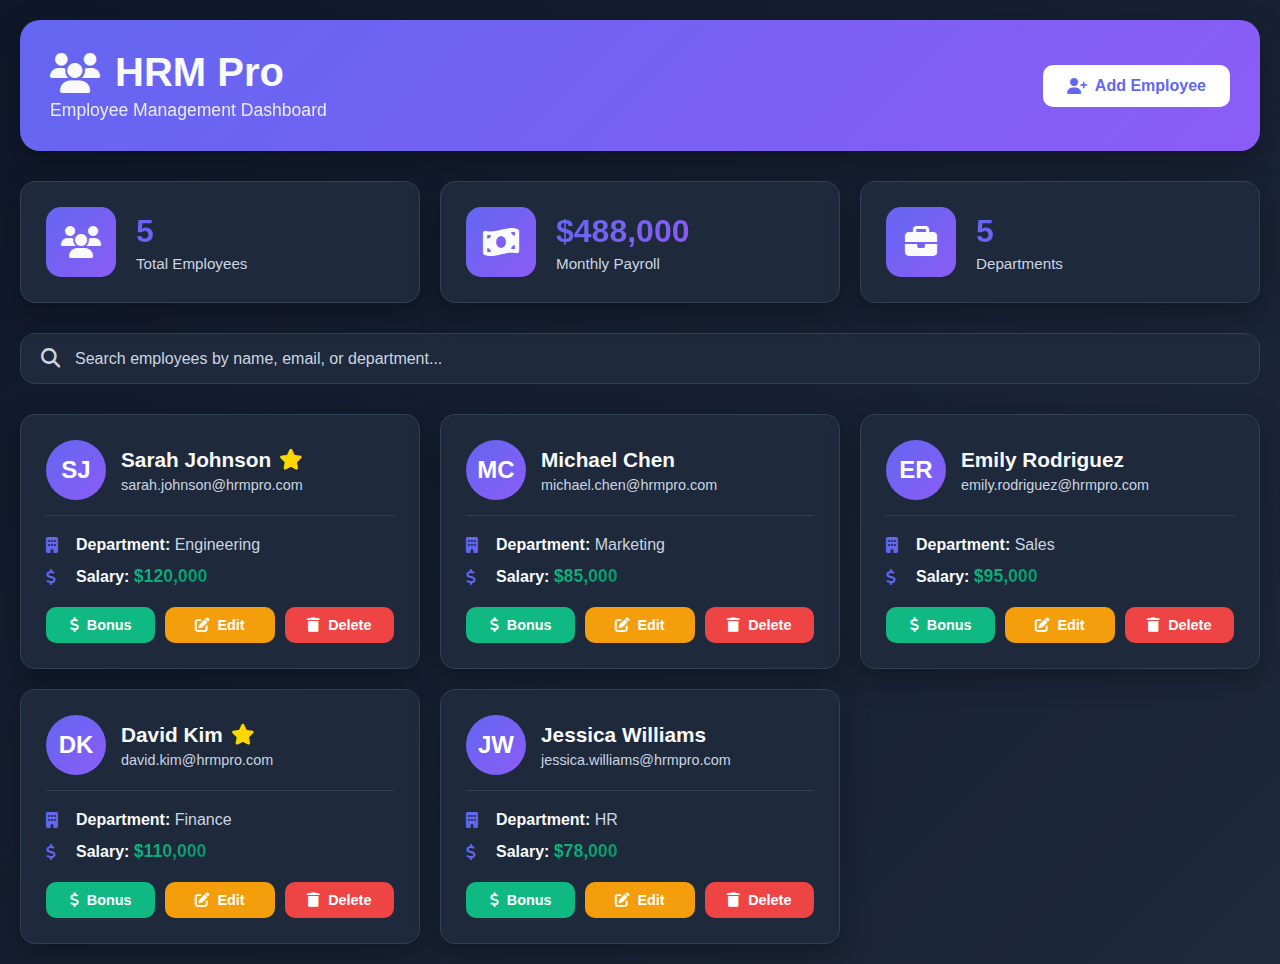
<file: index.html>
<!DOCTYPE html>
<html lang="en">

<head>
    <meta charset="UTF-8">
    <meta name="viewport" content="width=device-width, initial-scale=1.0">
    <title>HRM Pro - Employee Management System</title>
    <link rel="stylesheet" href="https://cdnjs.cloudflare.com/ajax/libs/font-awesome/6.4.0/css/all.min.css">
    <link rel="stylesheet" href="styles.css">
</head>

<body>
    <div class="container">
        <!-- Header -->
        <header class="header">
            <div class="header-content">
                <h1><i class="fas fa-users"></i> HRM Pro</h1>
                <p>Employee Management Dashboard</p>
            </div>
            <button class="btn btn-primary" id="addEmployeeBtn">
                <i class="fas fa-user-plus"></i> Add Employee
            </button>
        </header>

        <!-- Statistics Dashboard -->
        <div class="stats-container">
            <div class="stat-card">
                <div class="stat-icon">
                    <i class="fas fa-users"></i>
                </div>
                <div class="stat-info">
                    <h3 id="totalEmployees">0</h3>
                    <p>Total Employees</p>
                </div>
            </div>
            <div class="stat-card">
                <div class="stat-icon">
                    <i class="fas fa-money-bill-wave"></i>
                </div>
                <div class="stat-info">
                    <h3 id="monthlyPayroll">$0</h3>
                    <p>Monthly Payroll</p>
                </div>
            </div>
            <div class="stat-card">
                <div class="stat-icon">
                    <i class="fas fa-briefcase"></i>
                </div>
                <div class="stat-info">
                    <h3 id="totalDepartments">0</h3>
                    <p>Departments</p>
                </div>
            </div>
        </div>

        <!-- Search and Filter -->
        <div class="search-container">
            <div class="search-box">
                <i class="fas fa-search"></i>
                <input type="text" id="searchInput" placeholder="Search employees by name, email, or department...">
            </div>
        </div>

        <!-- Employee List -->
        <div class="employee-list" id="employeeList">
            <!-- Employee cards will be dynamically inserted here -->
        </div>
    </div>

    <!-- Add/Edit Employee Modal -->
    <div class="modal" id="employeeModal">
        <div class="modal-content">
            <div class="modal-header">
                <h2><i class="fas fa-user-edit"></i> <span id="modalTitle">Add Employee</span></h2>
                <button class="close-btn" id="closeModal">&times;</button>
            </div>
            <form id="employeeForm">
                <div class="form-group">
                    <label for="employeeName">
                        <i class="fas fa-user"></i> Full Name
                    </label>
                    <input type="text" id="employeeName" required placeholder="Enter full name">
                </div>
                <div class="form-group">
                    <label for="employeeEmail">
                        <i class="fas fa-envelope"></i> Email Address
                    </label>
                    <input type="email" id="employeeEmail" required placeholder="Enter email address">
                </div>
                <div class="form-group">
                    <label for="employeeDepartment">
                        <i class="fas fa-building"></i> Department
                    </label>
                    <select id="employeeDepartment" required>
                        <option value="">Select Department</option>
                        <option value="Engineering">Engineering</option>
                        <option value="Marketing">Marketing</option>
                        <option value="Sales">Sales</option>
                        <option value="HR">HR</option>
                        <option value="Finance">Finance</option>
                        <option value="Operations">Operations</option>
                    </select>
                </div>
                <div class="form-group">
                    <label for="employeeSalary">
                        <i class="fas fa-dollar-sign"></i> Monthly Salary
                    </label>
                    <input type="number" id="employeeSalary" required placeholder="Enter monthly salary" min="0" step="1000">
                </div>
                <div class="form-actions">
                    <button type="button" class="btn btn-secondary" id="cancelBtn">Cancel</button>
                    <button type="submit" class="btn btn-primary">
                        <i class="fas fa-save"></i> Save Employee
                    </button>
                </div>
            </form>
        </div>
    </div>

    <script src="script.js"></script>
</body>

</html>
</file>
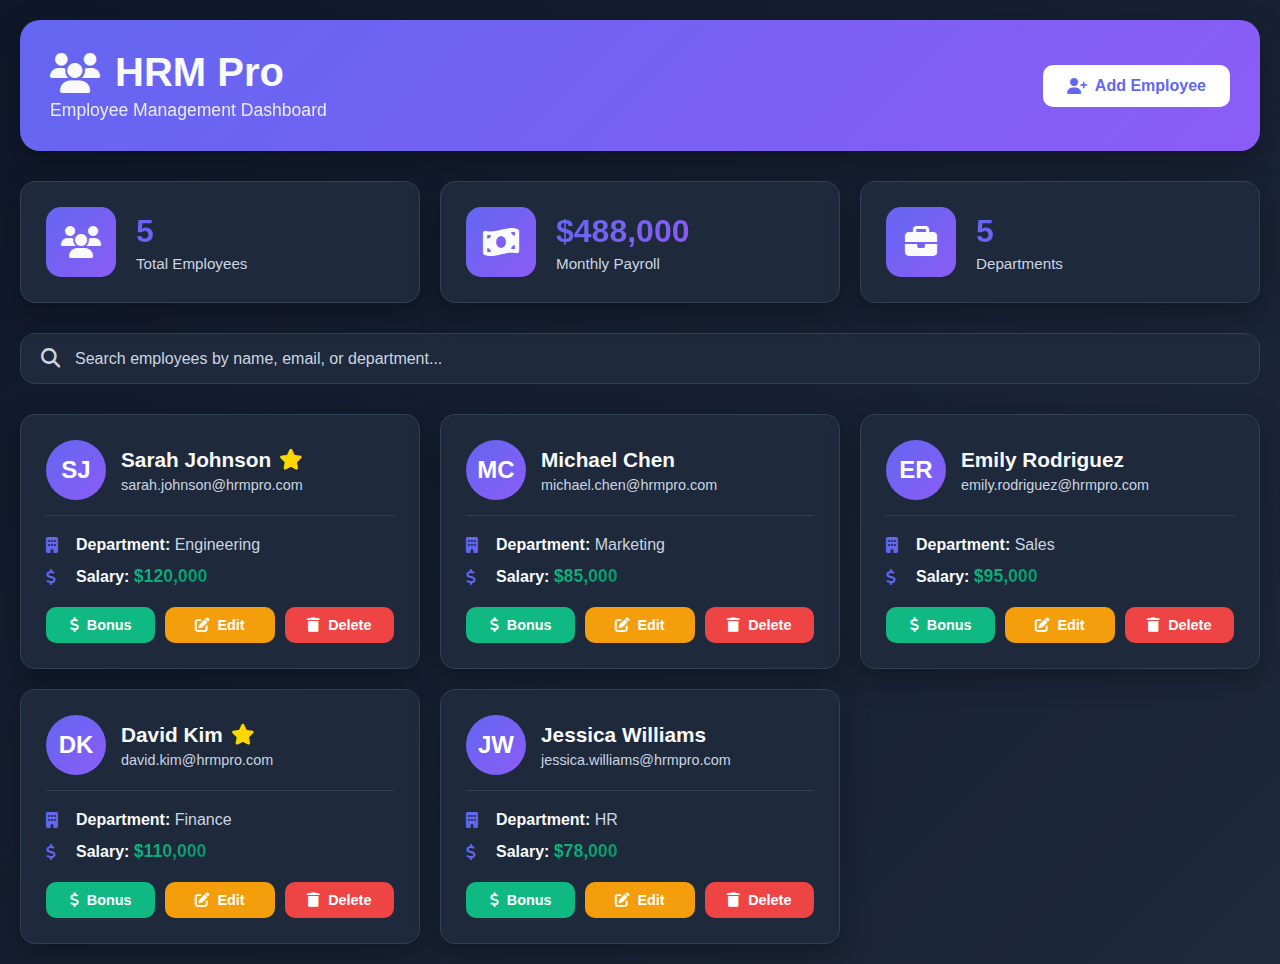
<file: profile.html>
<!DOCTYPE html>
<html lang="en">

<head>
    <meta charset="UTF-8">
    <meta name="viewport" content="width=device-width, initial-scale=1.0">
    <title>Employee Profile - HRM Pro</title>
    <link rel="stylesheet" href="https://cdnjs.cloudflare.com/ajax/libs/font-awesome/6.4.0/css/all.min.css">
    <link rel="stylesheet" href="styles.css">
    <style>
        .profile-container {
            max-width: 1000px;
            margin: 0 auto;
        }

        .back-button {
            margin-bottom: 20px;
        }

        .profile-header {
            background: linear-gradient(135deg, var(--primary-color) 0%, var(--secondary-color) 100%);
            padding: 40px;
            border-radius: 20px;
            margin-bottom: 30px;
            box-shadow: var(--shadow);
            display: flex;
            align-items: center;
            gap: 30px;
            animation: slideDown 0.5s ease-out;
        }

        .profile-avatar-large {
            width: 120px;
            height: 120px;
            background: rgba(255, 255, 255, 0.2);
            border-radius: 50%;
            display: flex;
            align-items: center;
            justify-content: center;
            font-size: 3rem;
            font-weight: 700;
            color: white;
            border: 4px solid rgba(255, 255, 255, 0.3);
        }

        .profile-header-info {
            flex: 1;
        }

        .profile-header-info h1 {
            font-size: 2.5rem;
            margin-bottom: 10px;
            display: flex;
            align-items: center;
            gap: 15px;
        }

        .profile-header-info .email {
            font-size: 1.2rem;
            opacity: 0.9;
            margin-bottom: 15px;
        }

        .profile-badges {
            display: flex;
            gap: 10px;
            flex-wrap: wrap;
        }

        .badge {
            background: rgba(255, 255, 255, 0.2);
            padding: 8px 16px;
            border-radius: 20px;
            font-size: 0.9rem;
            display: flex;
            align-items: center;
            gap: 8px;
        }

        .profile-content {
            display: grid;
            grid-template-columns: 1fr 1fr;
            gap: 20px;
            margin-bottom: 30px;
        }

        .info-card {
            background: var(--card-bg);
            padding: 30px;
            border-radius: 15px;
            border: 1px solid var(--border-color);
            box-shadow: var(--shadow);
            animation: fadeIn 0.5s ease-out;
        }

        .info-card h2 {
            font-size: 1.5rem;
            margin-bottom: 20px;
            display: flex;
            align-items: center;
            gap: 10px;
            color: var(--primary-color);
        }

        .info-item {
            display: flex;
            justify-content: space-between;
            padding: 15px 0;
            border-bottom: 1px solid var(--border-color);
        }

        .info-item:last-child {
            border-bottom: none;
        }

        .info-label {
            color: var(--text-secondary);
            display: flex;
            align-items: center;
            gap: 10px;
        }

        .info-value {
            font-weight: 600;
            color: var(--text-primary);
        }

        .salary-large {
            font-size: 2rem;
            background: linear-gradient(135deg, var(--success-color) 0%, #059669 100%);
            -webkit-background-clip: text;
            -webkit-text-fill-color: transparent;
            background-clip: text;
            font-weight: 700;
        }

        .action-buttons {
            display: flex;
            gap: 15px;
            margin-top: 20px;
        }

        .full-width {
            grid-column: 1 / -1;
        }

        .timeline {
            margin-top: 20px;
        }

        .timeline-item {
            display: flex;
            gap: 20px;
            margin-bottom: 20px;
            padding-bottom: 20px;
            border-bottom: 1px solid var(--border-color);
        }

        .timeline-item:last-child {
            border-bottom: none;
        }

        .timeline-icon {
            width: 50px;
            height: 50px;
            background: linear-gradient(135deg, var(--primary-color) 0%, var(--secondary-color) 100%);
            border-radius: 50%;
            display: flex;
            align-items: center;
            justify-content: center;
            flex-shrink: 0;
        }

        .timeline-content h3 {
            font-size: 1.1rem;
            margin-bottom: 5px;
        }

        .timeline-content p {
            color: var(--text-secondary);
            font-size: 0.9rem;
        }

        .timeline-date {
            color: var(--text-secondary);
            font-size: 0.85rem;
            margin-top: 5px;
        }

        @media (max-width: 768px) {
            .profile-header {
                flex-direction: column;
                text-align: center;
            }

            .profile-content {
                grid-template-columns: 1fr;
            }

            .profile-header-info h1 {
                font-size: 2rem;
                justify-content: center;
            }
        }
    </style>
</head>

<body>
    <div class="container profile-container">
        <!-- Back Button -->
        <div class="back-button">
            <a href="index.html" class="btn btn-secondary">
                <i class="fas fa-arrow-left"></i> Back to Dashboard
            </a>
        </div>

        <!-- Profile Header -->
        <div class="profile-header" id="profileHeader">
            <!-- Dynamic content will be inserted here -->
        </div>

        <!-- Profile Content -->
        <div class="profile-content">
            <!-- Employment Information -->
            <div class="info-card">
                <h2><i class="fas fa-briefcase"></i> Employment Details</h2>
                <div class="info-item">
                    <span class="info-label">
                        <i class="fas fa-building"></i> Department
                    </span>
                    <span class="info-value" id="empDepartment">-</span>
                </div>
                <div class="info-item">
                    <span class="info-label">
                        <i class="fas fa-calendar-alt"></i> Join Date
                    </span>
                    <span class="info-value" id="empJoinDate">-</span>
                </div>
                <div class="info-item">
                    <span class="info-label">
                        <i class="fas fa-user-tag"></i> Employee ID
                    </span>
                    <span class="info-value" id="empId">-</span>
                </div>
                <div class="info-item">
                    <span class="info-label">
                        <i class="fas fa-clock"></i> Status
                    </span>
                    <span class="info-value" style="color: var(--success-color);">
                        <i class="fas fa-circle" style="font-size: 0.6rem;"></i> Active
                    </span>
                </div>
            </div>

            <!-- Compensation -->
            <div class="info-card">
                <h2><i class="fas fa-money-bill-wave"></i> Compensation</h2>
                <div class="info-item">
                    <span class="info-label">
                        <i class="fas fa-dollar-sign"></i> Monthly Salary
                    </span>
                    <span class="info-value salary-large" id="empSalary">$0</span>
                </div>
                <div class="info-item">
                    <span class="info-label">
                        <i class="fas fa-chart-line"></i> Annual Salary
                    </span>
                    <span class="info-value" id="empAnnualSalary">$0</span>
                </div>
                <div class="info-item">
                    <span class="info-label">
                        <i class="fas fa-gift"></i> Total Bonuses
                    </span>
                    <span class="info-value" id="empBonuses">$0</span>
                </div>
                <div class="action-buttons">
                    <button class="btn btn-success" onclick="giveBonusFromProfile()">
                        <i class="fas fa-dollar-sign"></i> Give Bonus
                    </button>
                </div>
            </div>

            <!-- Activity Timeline -->
            <div class="info-card full-width">
                <h2><i class="fas fa-history"></i> Recent Activity</h2>
                <div class="timeline" id="activityTimeline">
                    <!-- Timeline items will be inserted here -->
                </div>
            </div>

            <!-- Actions -->
            <div class="info-card full-width">
                <h2><i class="fas fa-cog"></i> Actions</h2>
                <div class="action-buttons">
                    <button class="btn btn-warning" onclick="editEmployeeFromProfile()">
                        <i class="fas fa-edit"></i> Edit Employee
                    </button>
                    <button class="btn btn-danger" onclick="deleteEmployeeFromProfile()">
                        <i class="fas fa-trash"></i> Delete Employee
                    </button>
                    <button class="btn btn-primary" onclick="generateReport()">
                        <i class="fas fa-file-pdf"></i> Generate Report
                    </button>
                </div>
            </div>
        </div>
    </div>

    <script src="profile.js"></script>
</body>

</html>
</file>
<file: styles.css>
/* ===== CSS Variables ===== */
:root {
    --primary-color: #6366f1;
    --primary-dark: #4f46e5;
    --secondary-color: #8b5cf6;
    --success-color: #10b981;
    --success-dark: #059669;
    --danger-color: #ef4444;
    --danger-dark: #dc2626;
    --warning-color: #f59e0b;
    --dark-bg: #0f172a;
    --card-bg: #1e293b;
    --text-primary: #f8fafc;
    --text-secondary: #cbd5e1;
    --border-color: #334155;
    --shadow: 0 10px 30px rgba(0, 0, 0, 0.3);
    --shadow-hover: 0 15px 40px rgba(0, 0, 0, 0.4);
}

/* ===== Global Styles ===== */
* {
    margin: 0;
    padding: 0;
    box-sizing: border-box;
}

body {
    font-family: 'Inter', -apple-system, BlinkMacSystemFont, 'Segoe UI', Roboto, Oxygen, Ubuntu, Cantarell, sans-serif;
    background: linear-gradient(135deg, #0f172a 0%, #1e293b 100%);
    color: var(--text-primary);
    min-height: 100vh;
    padding: 20px;
}

.container {
    max-width: 1400px;
    margin: 0 auto;
}

/* ===== Header ===== */
.header {
    background: linear-gradient(135deg, var(--primary-color) 0%, var(--secondary-color) 100%);
    padding: 30px;
    border-radius: 20px;
    margin-bottom: 30px;
    display: flex;
    justify-content: space-between;
    align-items: center;
    box-shadow: var(--shadow);
    animation: slideDown 0.5s ease-out;
}

@keyframes slideDown {
    from {
        opacity: 0;
        transform: translateY(-20px);
    }
    to {
        opacity: 1;
        transform: translateY(0);
    }
}

.header-content h1 {
    font-size: 2.5rem;
    margin-bottom: 5px;
    display: flex;
    align-items: center;
    gap: 15px;
}

.header-content p {
    font-size: 1.1rem;
    opacity: 0.9;
}

/* ===== Buttons ===== */
.btn {
    padding: 12px 24px;
    border: none;
    border-radius: 10px;
    font-size: 1rem;
    font-weight: 600;
    cursor: pointer;
    transition: all 0.3s ease;
    display: inline-flex;
    align-items: center;
    gap: 8px;
}

.btn:hover {
    transform: translateY(-2px);
    box-shadow: 0 5px 15px rgba(0, 0, 0, 0.3);
}

.btn-primary {
    background: white;
    color: var(--primary-color);
}

.btn-primary:hover {
    background: #f1f5f9;
}

.btn-secondary {
    background: var(--border-color);
    color: var(--text-primary);
}

.btn-secondary:hover {
    background: #475569;
}

.btn-success {
    background: var(--success-color);
    color: white;
}

.btn-success:hover {
    background: var(--success-dark);
}

.btn-danger {
    background: var(--danger-color);
    color: white;
}

.btn-danger:hover {
    background: var(--danger-dark);
}

.btn-warning {
    background: var(--warning-color);
    color: white;
}

.btn-warning:hover {
    background: #d97706;
}

/* ===== Statistics Dashboard ===== */
.stats-container {
    display: grid;
    grid-template-columns: repeat(auto-fit, minmax(300px, 1fr));
    gap: 20px;
    margin-bottom: 30px;
}

.stat-card {
    background: var(--card-bg);
    padding: 25px;
    border-radius: 15px;
    display: flex;
    align-items: center;
    gap: 20px;
    box-shadow: var(--shadow);
    border: 1px solid var(--border-color);
    transition: all 0.3s ease;
    animation: fadeIn 0.5s ease-out;
}

@keyframes fadeIn {
    from {
        opacity: 0;
        transform: scale(0.95);
    }
    to {
        opacity: 1;
        transform: scale(1);
    }
}

.stat-card:hover {
    transform: translateY(-5px);
    box-shadow: var(--shadow-hover);
    border-color: var(--primary-color);
}

.stat-icon {
    width: 70px;
    height: 70px;
    background: linear-gradient(135deg, var(--primary-color) 0%, var(--secondary-color) 100%);
    border-radius: 15px;
    display: flex;
    align-items: center;
    justify-content: center;
    font-size: 2rem;
}

.stat-info h3 {
    font-size: 2rem;
    margin-bottom: 5px;
    background: linear-gradient(135deg, var(--primary-color) 0%, var(--secondary-color) 100%);
    -webkit-background-clip: text;
    -webkit-text-fill-color: transparent;
    background-clip: text;
}

.stat-info p {
    color: var(--text-secondary);
    font-size: 0.95rem;
}

/* ===== Search Container ===== */
.search-container {
    margin-bottom: 30px;
}

.search-box {
    background: var(--card-bg);
    padding: 15px 20px;
    border-radius: 15px;
    display: flex;
    align-items: center;
    gap: 15px;
    border: 1px solid var(--border-color);
    transition: all 0.3s ease;
}

.search-box:focus-within {
    border-color: var(--primary-color);
    box-shadow: 0 0 0 3px rgba(99, 102, 241, 0.1);
}

.search-box i {
    color: var(--text-secondary);
    font-size: 1.2rem;
}

.search-box input {
    flex: 1;
    background: transparent;
    border: none;
    outline: none;
    color: var(--text-primary);
    font-size: 1rem;
}

.search-box input::placeholder {
    color: var(--text-secondary);
}

/* ===== Employee List ===== */
.employee-list {
    display: grid;
    grid-template-columns: repeat(auto-fill, minmax(350px, 1fr));
    gap: 20px;
}

.employee-card {
    background: var(--card-bg);
    padding: 25px;
    border-radius: 15px;
    border: 1px solid var(--border-color);
    box-shadow: var(--shadow);
    transition: all 0.3s ease;
    animation: fadeIn 0.5s ease-out;
}

.employee-card:hover {
    transform: translateY(-5px);
    box-shadow: var(--shadow-hover);
    border-color: var(--primary-color);
}

.employee-header {
    display: flex;
    align-items: center;
    gap: 15px;
    margin-bottom: 20px;
    padding-bottom: 15px;
    border-bottom: 1px solid var(--border-color);
}

.employee-avatar {
    width: 60px;
    height: 60px;
    background: linear-gradient(135deg, var(--primary-color) 0%, var(--secondary-color) 100%);
    border-radius: 50%;
    display: flex;
    align-items: center;
    justify-content: center;
    font-size: 1.5rem;
    font-weight: 700;
    color: white;
}

.employee-name {
    flex: 1;
}

.employee-name h3 {
    font-size: 1.3rem;
    margin-bottom: 5px;
    display: flex;
    align-items: center;
    gap: 8px;
}

.employee-name p {
    color: var(--text-secondary);
    font-size: 0.9rem;
}

.employee-info {
    margin-bottom: 20px;
}

.info-row {
    display: flex;
    align-items: center;
    gap: 10px;
    margin-bottom: 12px;
    color: var(--text-secondary);
}

.info-row i {
    width: 20px;
    color: var(--primary-color);
}

.info-row strong {
    color: var(--text-primary);
}

.salary-highlight {
    background: linear-gradient(135deg, var(--success-color) 0%, #059669 100%);
    -webkit-background-clip: text;
    -webkit-text-fill-color: transparent;
    background-clip: text;
    font-weight: 700;
    font-size: 1.1rem;
}

.card-buttons {
    display: flex;
    gap: 10px;
}

.card-buttons .btn {
    flex: 1;
    justify-content: center;
    font-size: 0.9rem;
    padding: 10px 16px;
}

/* ===== Modal ===== */
.modal {
    display: none;
    position: fixed;
    top: 0;
    left: 0;
    width: 100%;
    height: 100%;
    background: rgba(0, 0, 0, 0.7);
    backdrop-filter: blur(5px);
    z-index: 1000;
    align-items: center;
    justify-content: center;
    animation: fadeIn 0.3s ease-out;
}

.modal.active {
    display: flex;
}

.modal-content {
    background: var(--card-bg);
    border-radius: 20px;
    width: 90%;
    max-width: 600px;
    max-height: 90vh;
    overflow-y: auto;
    box-shadow: 0 20px 60px rgba(0, 0, 0, 0.5);
    animation: slideUp 0.3s ease-out;
}

@keyframes slideUp {
    from {
        opacity: 0;
        transform: translateY(50px);
    }
    to {
        opacity: 1;
        transform: translateY(0);
    }
}

.modal-header {
    padding: 25px;
    border-bottom: 1px solid var(--border-color);
    display: flex;
    justify-content: space-between;
    align-items: center;
    background: linear-gradient(135deg, var(--primary-color) 0%, var(--secondary-color) 100%);
    border-radius: 20px 20px 0 0;
}

.modal-header h2 {
    font-size: 1.5rem;
    display: flex;
    align-items: center;
    gap: 10px;
}

.close-btn {
    background: rgba(255, 255, 255, 0.2);
    border: none;
    color: white;
    font-size: 2rem;
    width: 40px;
    height: 40px;
    border-radius: 50%;
    cursor: pointer;
    display: flex;
    align-items: center;
    justify-content: center;
    transition: all 0.3s ease;
}

.close-btn:hover {
    background: rgba(255, 255, 255, 0.3);
    transform: rotate(90deg);
}

#employeeForm {
    padding: 25px;
}

.form-group {
    margin-bottom: 20px;
}

.form-group label {
    display: block;
    margin-bottom: 8px;
    font-weight: 600;
    color: var(--text-primary);
    display: flex;
    align-items: center;
    gap: 8px;
}

.form-group input,
.form-group select {
    width: 100%;
    padding: 12px 15px;
    background: var(--dark-bg);
    border: 1px solid var(--border-color);
    border-radius: 10px;
    color: var(--text-primary);
    font-size: 1rem;
    transition: all 0.3s ease;
}

.form-group input:focus,
.form-group select:focus {
    outline: none;
    border-color: var(--primary-color);
    box-shadow: 0 0 0 3px rgba(99, 102, 241, 0.1);
}

.form-actions {
    display: flex;
    gap: 15px;
    margin-top: 25px;
}

.form-actions .btn {
    flex: 1;
    justify-content: center;
}

/* ===== Responsive Design ===== */
@media (max-width: 768px) {
    .header {
        flex-direction: column;
        gap: 20px;
        text-align: center;
    }

    .header-content h1 {
        font-size: 2rem;
        justify-content: center;
    }

    .employee-list {
        grid-template-columns: 1fr;
    }

    .stats-container {
        grid-template-columns: 1fr;
    }
}

/* ===== Empty State ===== */
.empty-state {
    text-align: center;
    padding: 60px 20px;
    color: var(--text-secondary);
}

.empty-state i {
    font-size: 4rem;
    margin-bottom: 20px;
    opacity: 0.5;
}

.empty-state h3 {
    font-size: 1.5rem;
    margin-bottom: 10px;
    color: var(--text-primary);
}

.empty-state p {
    font-size: 1rem;
}
</file>
